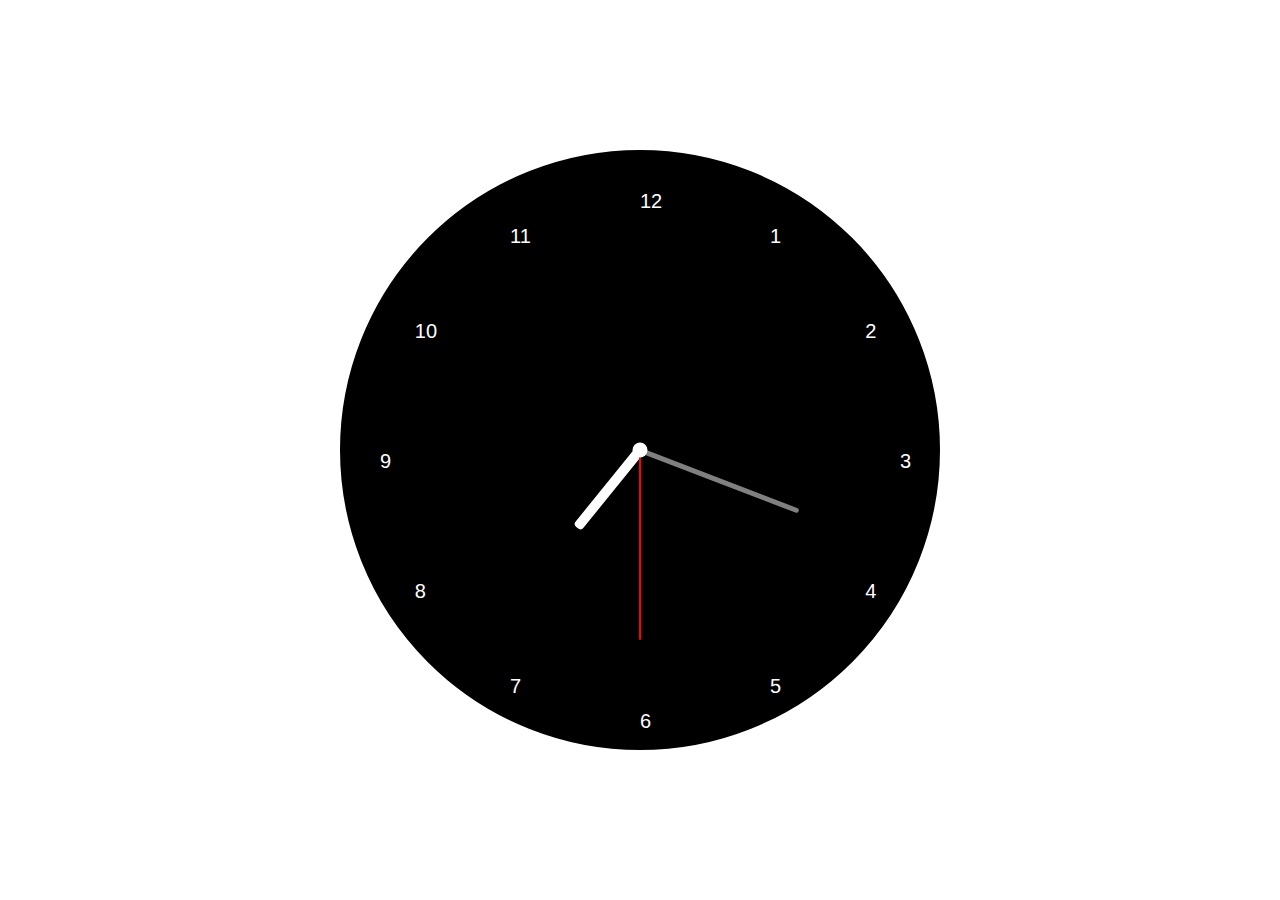
<file: mini-project-portfolio/analog clock/index.html>
<!DOCTYPE html>
<html lang="en">
    <head>
    <meta charset="UTF-8">
    <title>Analog clock</title>
    <link rel="stylesheet"
href="style.css">
    </head>

    <body>
        <div class="clock">
            <span style="--i:1;">10</span>
            <span style="--i:2;">11</span>
            <span style="--i:3;">12</span>
            <span style="--i:4;">1</span>
            <span style="--i:5;">2</span>
            <span style="--i:6;">3</span>
            <span style="--i:7;">4</span>
            <span style="--i:8;">5</span>
            <span style="--i:9;">6</span>
            <span style="--i:10;">7</span>
            <span style="--i:11;">8</span>
            <span style="--i:12;">9</span>
        </div>
    <div class="hand hour"
    id="hour-hand"></div>
     <div class="hand minute"
    id="minute-hand"></div>
     <div class="hand second"
    id="second-hand"></div>
     <div class="center-point"></div>

    <script src="script.js"></script>
</body>
</file>
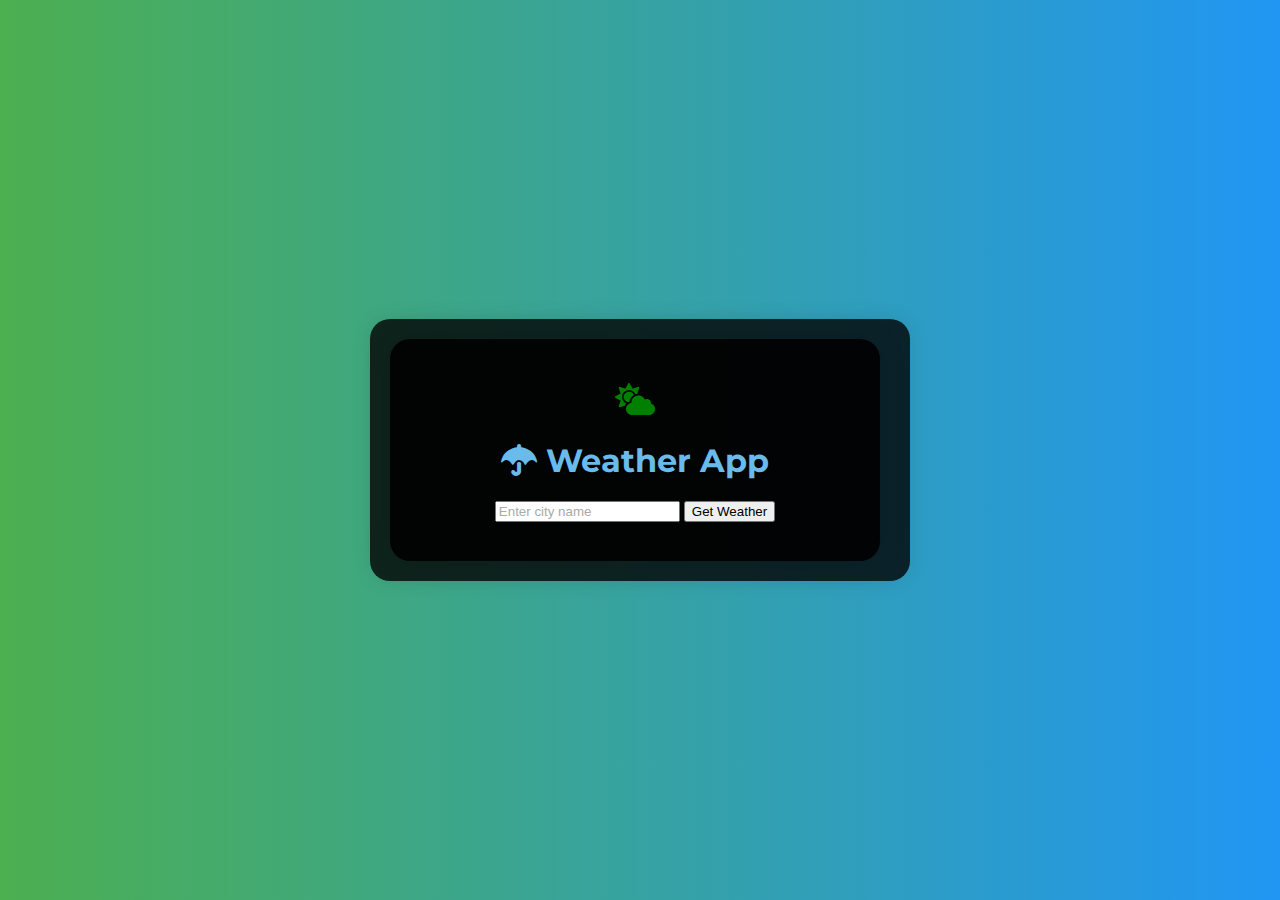
<file: mini-project-portfolio/weather app2.0/index.html>
<!DOCTYPE html>
<head>
	<link rel="stylesheet" href="style.css">
	<link rel="stylesheet" href=
"https://cdnjs.cloudflare.com/ajax/libs/animate.css/4.1.1/animate.min.css">
	</body><link rel="stylesheet" href=
"https://cdnjs.cloudflare.com/ajax/libs/font-awesome/5.15.1/css/all.min.css">
	<link rel="stylesheet" href=
"https://fonts.googleapis.com/css2?family=Montserrat:wght@400;700&display=swap">
	<title>weather App2.0</title>
	<link rel="stylesheet" href="style.css">
</head>

<body>
	<div class="container">
		<div class="weather-card">
	
			<h1 style="color: green;">
				<i class="fas fa-cloud-sun"></i>
			</h1>
			<h1>
				<i class="fas fa-umbrella"></i>
				Weather App
			</h1>
			<input type="text" id="city-input"
				placeholder="Enter city name">
			<button id="city-input-btn"
					onclick="weatherFn($('#city-input').val())">
					Get Weather
			</button>
			<div id="weather-info"
				class="animate__animated animate__fadeIn">
				<h3 id="city-name"></h3>
				<p id="date"></p>
				
				<p id="temperature"></p>
				<p id="description"></p>
				<p id="wind-speed"></p>
			</div>
		</div>
	</div>

	<script src=
"https://code.jquery.com/jquery-3.6.0.min.js">
	</script>
	<script src=
"https://momentjs.com/downloads/moment.min.js">
	</script>
	<script src="script.js"></script>
</body>
</html>
</file>
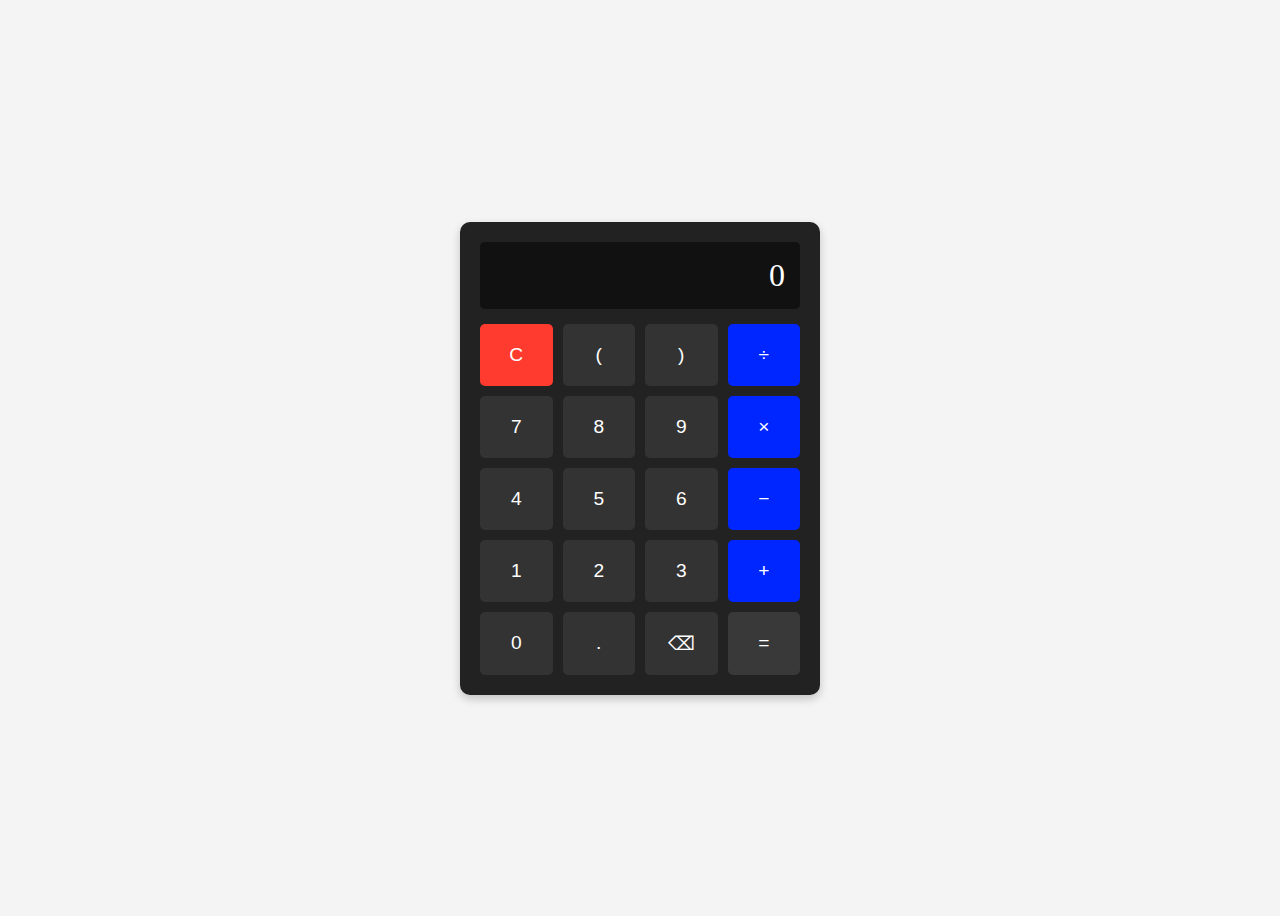
<file: mini-project-portfolio/calculator app/calc.html>
<!DOCTYPE html>
<html lang="en"
<head>
    <meta charset="UTF-8">
    <title> CALCULATOR</title>
    <link rel="stylesheet" href="calc.css">

</head>
<body>
    <body>
    <div class="calculator">
        <div class="display" id="display">0</div>
        <div class="buttons">
            <button class="clear" onclick="clearDisplay()">C</button>
            <button onclick="appendValue('(')">(</button>
            <button onclick="appendValue(')')">)</button>
            <button class="operator" onclick="appendValue('/')">÷</button>
            <button onclick="appendValue('7')">7</button>
            <button onclick="appendValue('8')">8</button>
            <button onclick="appendValue('9')">9</button>
            <button class="operator" onclick="appendValue('*')">×</button>
            <button onclick="appendValue('4')">4</button>
            <button onclick="appendValue('5')">5</button>
            <button onclick="appendValue('6')">6</button>
            <button class="operator" onclick="appendValue('-')">−</button>
            <button onclick="appendValue('1')">1</button>
            <button onclick="appendValue('2')">2</button>
            <button onclick="appendValue('3')">3</button>
            <button class="operator" onclick="appendValue('+')">+</button>
            <button onclick="appendValue('0')">0</button>
            <button onclick="appendValue('.')">.</button>
            <button onclick="deleteLast()">⌫</button>
            <button class="equal" onclick="calculateResult()">=</button>
        </div>
    </div>
    <script src="calc.js"></script>
</body>
</file>
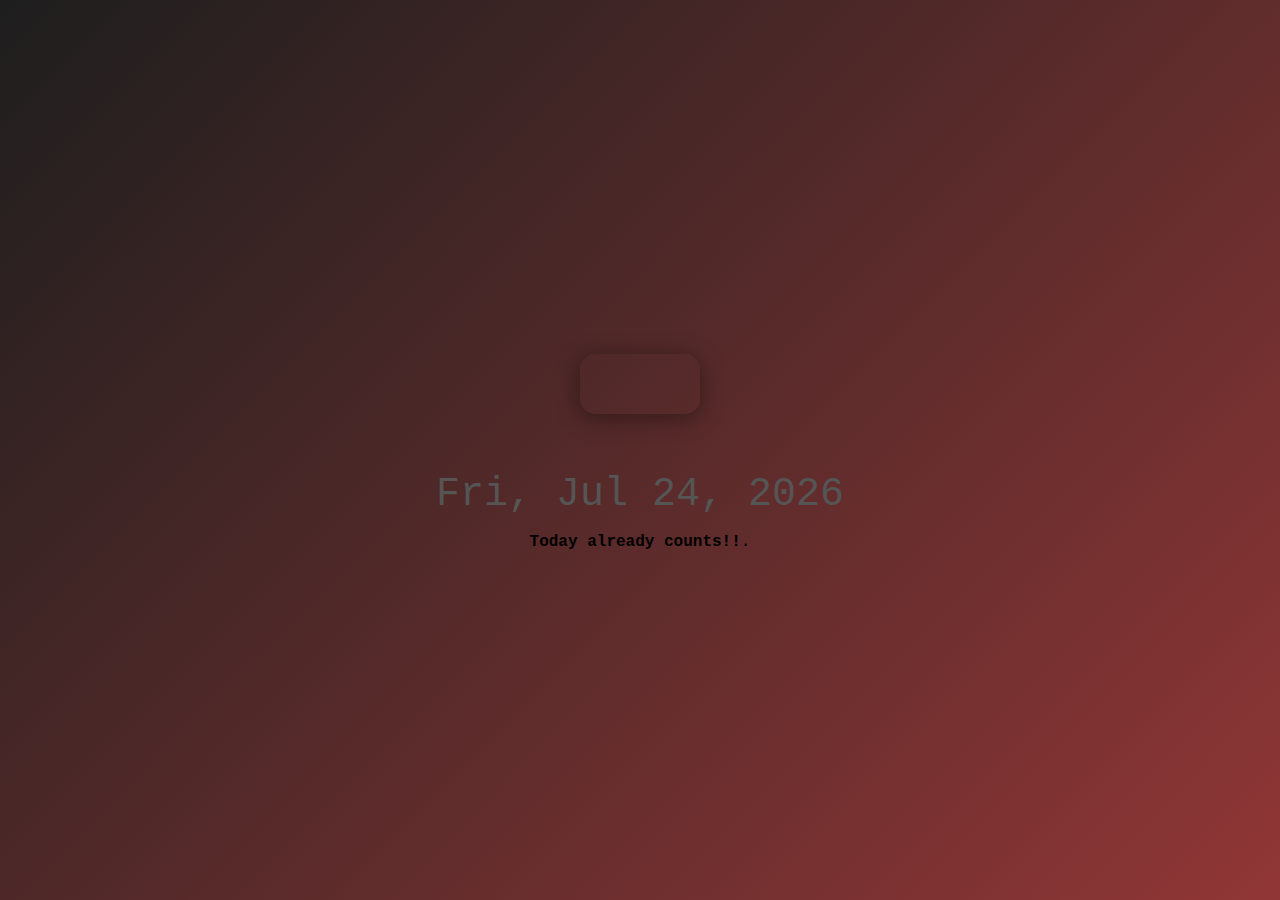
<file: mini-project-portfolio/digital clock/dig.html>
<!DOCTYPE html>
<html lang="en">
<head>
  <meta charset="UTF-8" />
  <meta name="viewport" content="width=device-width, initial-scale=9.0" />
  <title>Digital Clock</title>
<link rel="stylesheet" href="dig.css" />
<header>  
<script>
    function updateClock() {
        const now = new Date();
        let h = now.getHours().toString().padStart(2, '0');
        let m = now.getMinutes().toString().padStart(2, '0');
        let s = now.getSeconds().toString().padStart(2, '0');
        document.getElementById('clock').textContent = `${h}:${m}:${s}`;
    }
    setInterval(updateClock, 1000);
    updateClock();
  
</script>
</header>

</head>
<body>
    
  <div class="clock-container">
    <div id="clock"></div><br>
    <div id="date">Thu, Jul, 23</div>
    <p id="greeting"><strong>Today already counts!!</strong>.</p>
  </div>

  <script src="dig.js"></script>
</file>
<file: mini-project-portfolio/analog clock/style.css>
/* style.css */
body {
    margin: 0;
    display: flex;
    justify-content: center;
    align-items: center;
    height: 100vh;
    background: #f0f0f005;
    color: white;
    font-family: sans-serif;
    transform: rotate(calc(30deg * var(--i))) translate(-150px);
}
.clock{
    width: 600px;
    height: 600px;
    border-radius: 50%;
    border: 8px solid white;
    positions: relative;
    background: #000;
}
.clock span {
    position: absolute;
    transform: rotate(calc(30deg * var(--i))) translate(-260px) rotate(calc(-30deg * var(--i)));
   
    font-size: 20px;
    top: 50%;
    left: 50%;
    transform-origin: center;
}
.hand {
    position: absolute;
    bottom: 50%;
    left: 50%;
    transform-origin: bottom;
    transform: translateX(-30%) rotate(0deg);
    border-radius: 4px;
    transition: all 0.5s ease-in-out;
}
.hour {
    width: 10px;
    height: 100px;
    background: white;
}
.minute {
    width: 4.5px;
    height: 170px;
    background: grey;
}
.second {
    width: 2px;
    height: 190px;
    background: red;
}
.center-point {
    position: absolute;
    width: 15px;
    height: 15px;
    background: white;
    border-radius: 50%;
    top: 50%;
    left: 50%;
    transform: translate(-50%, -50%);
    z-index: 10;
}
</file>
<file: mini-project-portfolio/weather app2.0/style.css>
body {
    margin: 0;
    font-family: 'Montserrat', sans-serif;
    display: flex;
    justify-content: center;
    align-items: center;
    height: 100vh;
    background: linear-gradient(to right, #4CAF50, #2196F3);
}

.container {
    text-align: center;
    padding: 20px;
    color: #68bbeb;
    border-radius: 20px;
    background-color: rgba(2, 2, 2, 0.8);
    box-shadow: 0 0 20px rgba(0, 0, 0, 0.1);
    width: 500px;
    body {
    margin: 0;
    font-family: 'Montserrat', sans-serif;
    display: flex;
    justify-content: center;
    align-items: center;
    height: 100vh;
    background: linear-gradient(to right, #4CAF50, #2196F3);
}
    
    
}

.weather-card {
    background-color: rgba(2, 2, 2, 0.95);
    border-radius: 20px;
    padding: 20px;
    box-shadow: 0 0 30px rgba(0, 0, 0, 0.1);
    transition: transform 0.3s ease-in-out;
    width: 450px;
}

.weather-card:hover {
    transform: scale(1.05);
}

.city-input {
    padding: 15px;
    margin: 10px 0;
    width: 70%;
    border: 1px solid #160404;
    border-radius: 5px;
    font-size: 16px;
}

.city-input:focus {
    outline: none;
    border-color: #2196F3;
}

#city-input::placeholder {
    color: #aaa;
}

.city-input-btn {
    padding: 10px;
    background-color: #2196F3;
    color: #fff;
    border: none;
    border-radius: 5px;
    font-size: 16px;
    cursor: pointer;
}

.city-input-btn:hover {
    background-color: #1565C0;
}

.weather-info {
    display: none;
}

.weather-icon {
    width: 100px;
    height: 100px;
}

.temperature {
    font-size: 24px;
    font-weight: bold;
    margin: 8px 0;
}

.description {
    font-size: 18px;
    margin-bottom: 10px;
}

.wind-speed {
    font-size: 16px;
    color: rgb(255, 0, 0);
}

.date {
    font-size: 14px;
    color: rgb(255, 0, 0);
}
</file>
<file: mini-project-portfolio/calculator app/calc.css>
body {
            background: #f4f4f4;
            display: flex;
            justify-content: center;
            align-items: center;
            height: 100vh;
        }
        .calculator {
            background: #222;
            padding: 20px;
            border-radius: 10px;
            box-shadow: 0 4px 10px rgba(0,0,0,0.2);
            width: 320px;
        }
        .display {
            background: #111;
            color: #fff;
            font-size: 2em;
            padding: 15px;
            border-radius: 5px;
            margin-bottom: 15px;
            text-align: right;
            overflow-x: auto;
        }
        .buttons {
            display: grid;
            grid-template-columns: repeat(4, 1fr);
            gap: 10px;
        }
        button {
            padding: 20px;
            font-size: 1.2em;
            border: none;
            border-radius: 5px;
            background: #333;
            color: #fff;
            cursor: pointer;
            transition: background 0.2s;
        }
        button.operator { background: #0026ff; }
        button.equal { background: #3a3939; }
        button.clear { background: #ff3b30; }
        button:active { background: #2b1313; }
</file>
<file: mini-project-portfolio/digital clock/dig.css>
body {
  height: 100vh;
  margin: 0;
  padding: 0;
  display: flex;
  justify-content: center;
  align-items: center;
  background: linear-gradient(135deg, #1e1e1e, #913636);
  font-family: 'Courier New', Courier, monospace;
}

.clock-container {
  display: flex;
  flex-direction: column;
  align-items: center;
  justify-content: center;

  
}
#clock {
    background: rgba(82, 13, 13, 0);
    border-radius: 15px;
    padding: 30px 60px;
    box-shadow: 0 4px 24px rgba(0,0,0,0.4);
    display: inline-block;
    font-size: 4rem;
    font-weight: bold;
    margin: 20px 0;
    letter-spacing: 0.1em;
}
#date {
  font-size: 2.5rem;
  margin-top: 0.5em;
  color: #555;
}
</file>
